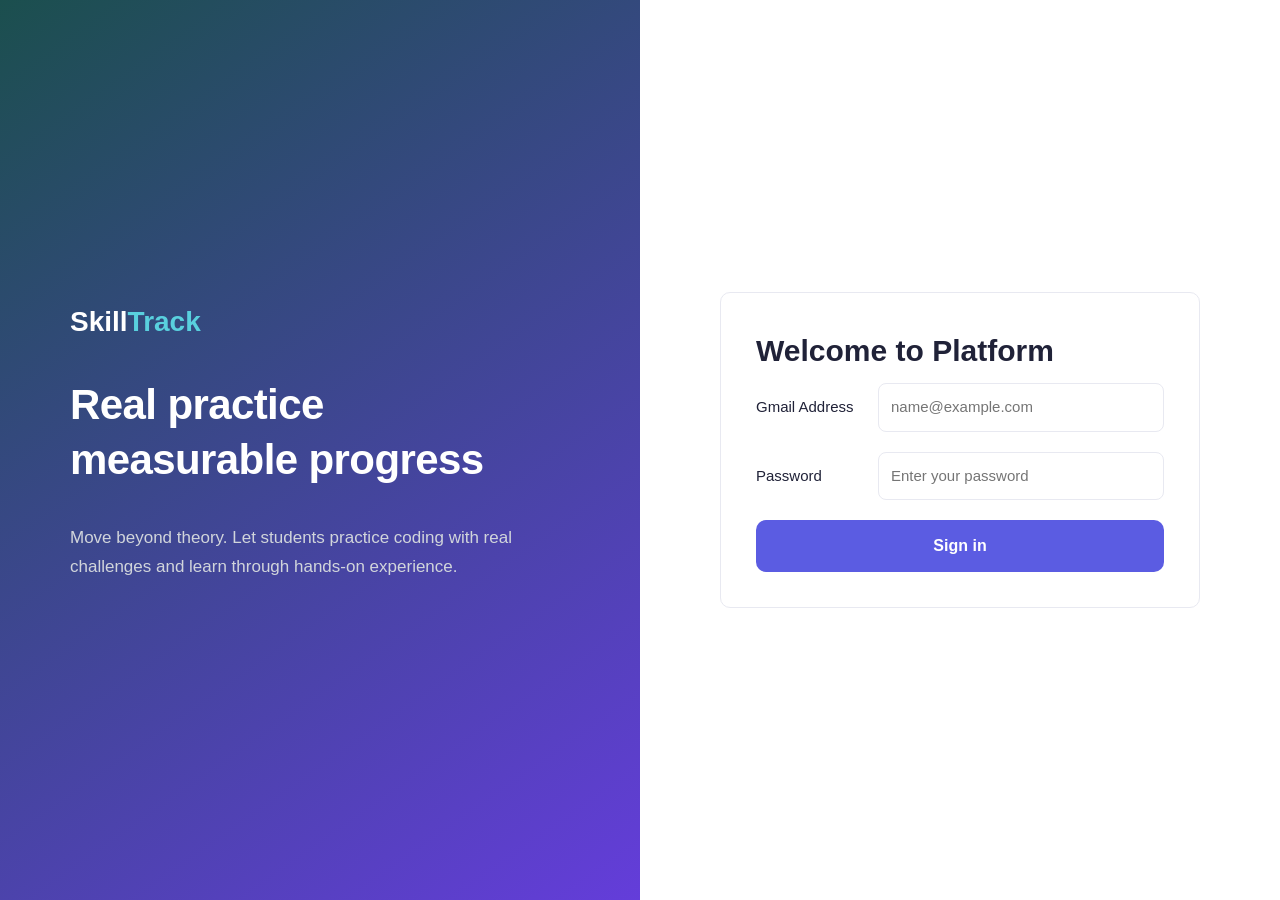
<file: index.html>
<!DOCTYPE html>
<html lang="en">
    <head>
        <meta charset="UTF-8"><meta name="viewport" content="width=device-width, initial-scale=1.0">
        <title>Login | SkillTrack</title>
        <link rel="stylesheet" href="../css/style.css">
        <link rel="stylesheet" href="../css/login.css">
        <link rel="stylesheet" href="../css/responsive.css"> 
    </head>
    <body>
    <main class="login-page">
    <section class="login-intro">
        <div class="login-brand">Skill<span>Track</span></div>
        <h1>Real practice <br> measurable progress</h1>
        <p>Move beyond theory. Let students practice coding with real challenges and learn through hands-on experience.</p>
    </section>
    <section class="login-form-wrap">
        <form class="login-card" action="#" method="get">
            <h2>Welcome to Platform</h2>
            <div class="field">
                <label for="email">Gmail Address</label>
                <input id="email" type="email" placeholder="name@example.com" required>
            </div>
            <div class="field">
                <label for="password">Password</label>
                <input id="password" type="password" placeholder="Enter your password" required>
            </div>
            <!--<div class="field">
                <label for="confirm password">confirm password</label>
                <input id="confirm password" type="password" placeholder="confirm your password" required></input>
            </div> 
            <div class="field" >
                <label for="login as">login as</label>
                <select id="cars" name="cars">
                    <option>student</option>
                    <option>Trainer</option>
                </select>
            </div>     
            <div class="field">
                <input type="checkbox"  id="age1" name="age" value="30"> 
                <label for="summa">0-10</label>
                <input type="checkbox"  id="age1" name="age" value="15"> 
                <label for="summa">10-20</label>
            </div>-->
                <button type="submit" style="width:100%">Sign in</button>
        </form>
    </section>
    </main>
</body>
</html>
</file>
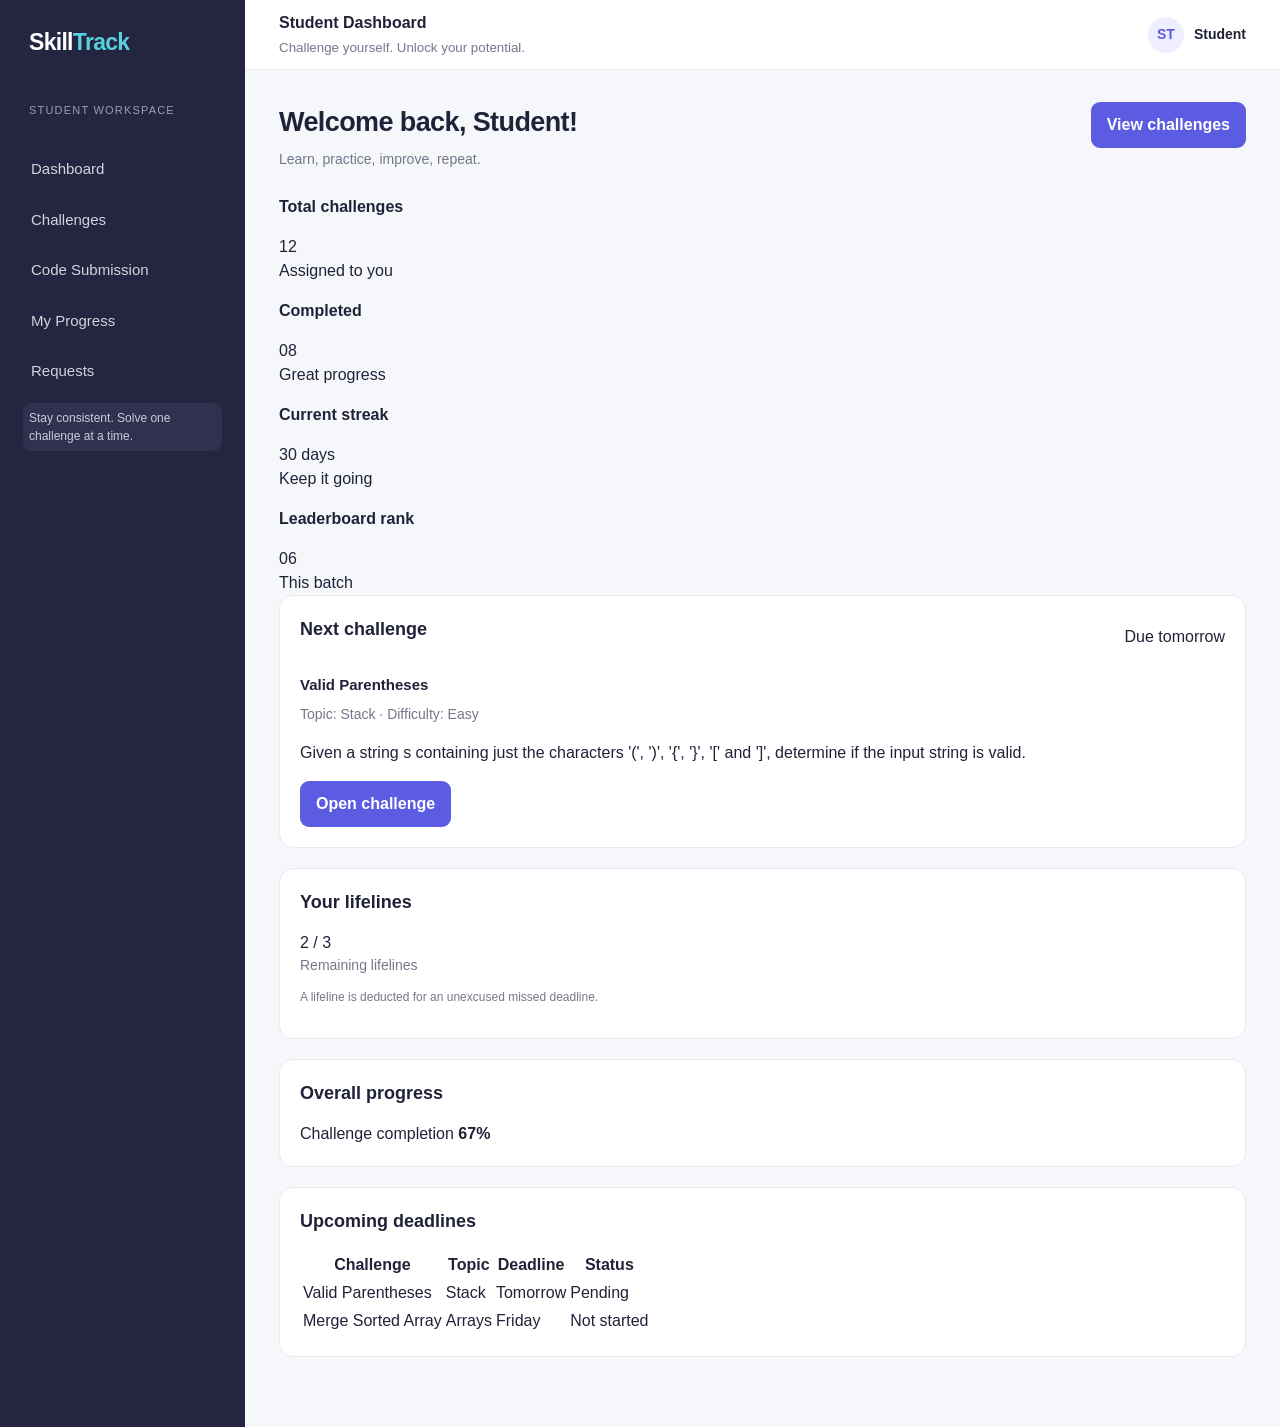
<file: student/dashboard.html>
<!DOCTYPE html>
<html lang="en">

<head>
    <meta charset="UTF-8">
    <meta name="viewport" content="width=device-width, initial-scale=1.0">
    <title>Student Dashboard | SkillTrack</title>
    <link rel="stylesheet" href="../css/style.css">
</head>

<body>
    <div class="app-shell">
        <div class="sidebar">
            <div class="brand">Skill<span>Track</span></div>

            <div class="side-label">Student workspace</div>

            <nav class="nav-links">
                <h3>Dashboard</h3>
                <h3>Challenges</h3>
                <h3>Code Submission</h3>
                <h3>My Progress</h3>
                <h3>Requests</h3>
            </nav>

            <div class="sidebar-note">
                Stay consistent. Solve one challenge at a time.
            </div>
        </div>

        <main class="main-area">
            <header class="topbar">
                <div>
                    <strong>Student Dashboard</strong>
                    <br>
                    <small>Challenge yourself. Unlock your potential.</small>
                </div>

                <div class="user-chip">
                    <div class="avatar">ST</div>
                    <span>Student</span>
                </div>
            </header>

            <section class="content">
                <div class="page-heading">
                    <div>
                        <h1>Welcome back, Student!</h1>
                        <p class="subtitle">
                            Learn, practice, improve, repeat.
                        </p>
                    </div>
                    <button>
                        View challenges
                    </button>
                </div>
                <div class="stats-grid">
                    <article class="stat-card">
                        <p><b>Total challenges</b></p>
                        <div class="stat-value">12</div>
                        <div class="stat-foot">Assigned to you</div>
                    </article>
                    <article class="stat-card">
                        <p><b>Completed</b></p>
                        <div class="stat-value">08</div>
                        <div class="stat-foot">Great progress</div>
                    </article>
                    <article class="stat-card">
                        <p><b>Current streak</b></p>
                        <div class="stat-value">30 days</div>
                        <div class="stat-foot">Keep it going</div>
                    </article>
                    <article class="stat-card">
                        <p><b>Leaderboard rank</b></p>
                        <div class="stat-value">06</div>
                        <div class="stat-foot">This batch</div>
                    </article>
                </div>
                <div class="content-grid">
                    <section class="panel">
                        <div class="panel-header">
                            <h2>Next challenge</h2>
                            <span class="status warning">Due tomorrow</span>
                        </div>
                        <h3>Valid Parentheses</h3>
                        <p class="subtitle">
                            Topic: Stack · Difficulty: Easy
                        </p>
                        <p>
                            Given a string s containing just the characters '(', ')', '{', '}', '[' and ']', determine if the input string is valid.
                        </p>
                        <button>
                            Open challenge
                        </button>
                    </section>
                    <section class="panel">
                        <h2>Your lifelines</h2>
                        <div class="stat-value">2 / 3</div>
                        <p class="subtitle">Remaining lifelines</p>
                        <div class="lifelines">
                            <span class="life"></span>
                            <span class="life"></span>
                            <span class="life used"></span>
                        </div>
                        <p class="helper">
                            A lifeline is deducted for an unexcused missed deadline.
                        </p>
                    </section>

                </div>

                <section class="panel">
                    <h2>Overall progress</h2>

                    <div class="progress-row">
                        <span>Challenge completion</span>
                        <strong>67%</strong>
                    </div>

                    <div class="progress-track">
                        <div class="progress-fill" style="width: 67%"></div>
                    </div>
                </section>
                <section class="panel">
                    <h2>Upcoming deadlines</h2>
                    <div class="table-wrap">
                        <table>
                            <thead>
                                <tr>
                                    <th>Challenge</th>
                                    <th>Topic</th>
                                    <th>Deadline</th>
                                    <th>Status</th>
                                </tr>
                            </thead>

                            <tbody>
                                <tr>
                                    <td>Valid Parentheses</td>
                                    <td>Stack</td>
                                    <td>Tomorrow</td>
                                    <td>
                                        <span class="status warning">Pending</span>
                                    </td>
                                </tr>

                                <tr>
                                    <td>Merge Sorted Array</td>
                                    <td>Arrays</td>
                                    <td>Friday</td>
                                    <td>
                                        <span class="status info">Not started</span>
                                    </td>
                                </tr>
                            </tbody>
                        </table>
                    </div>
                </section>

            </section>
        </main>
    </div>
</body>

</html>
</file>
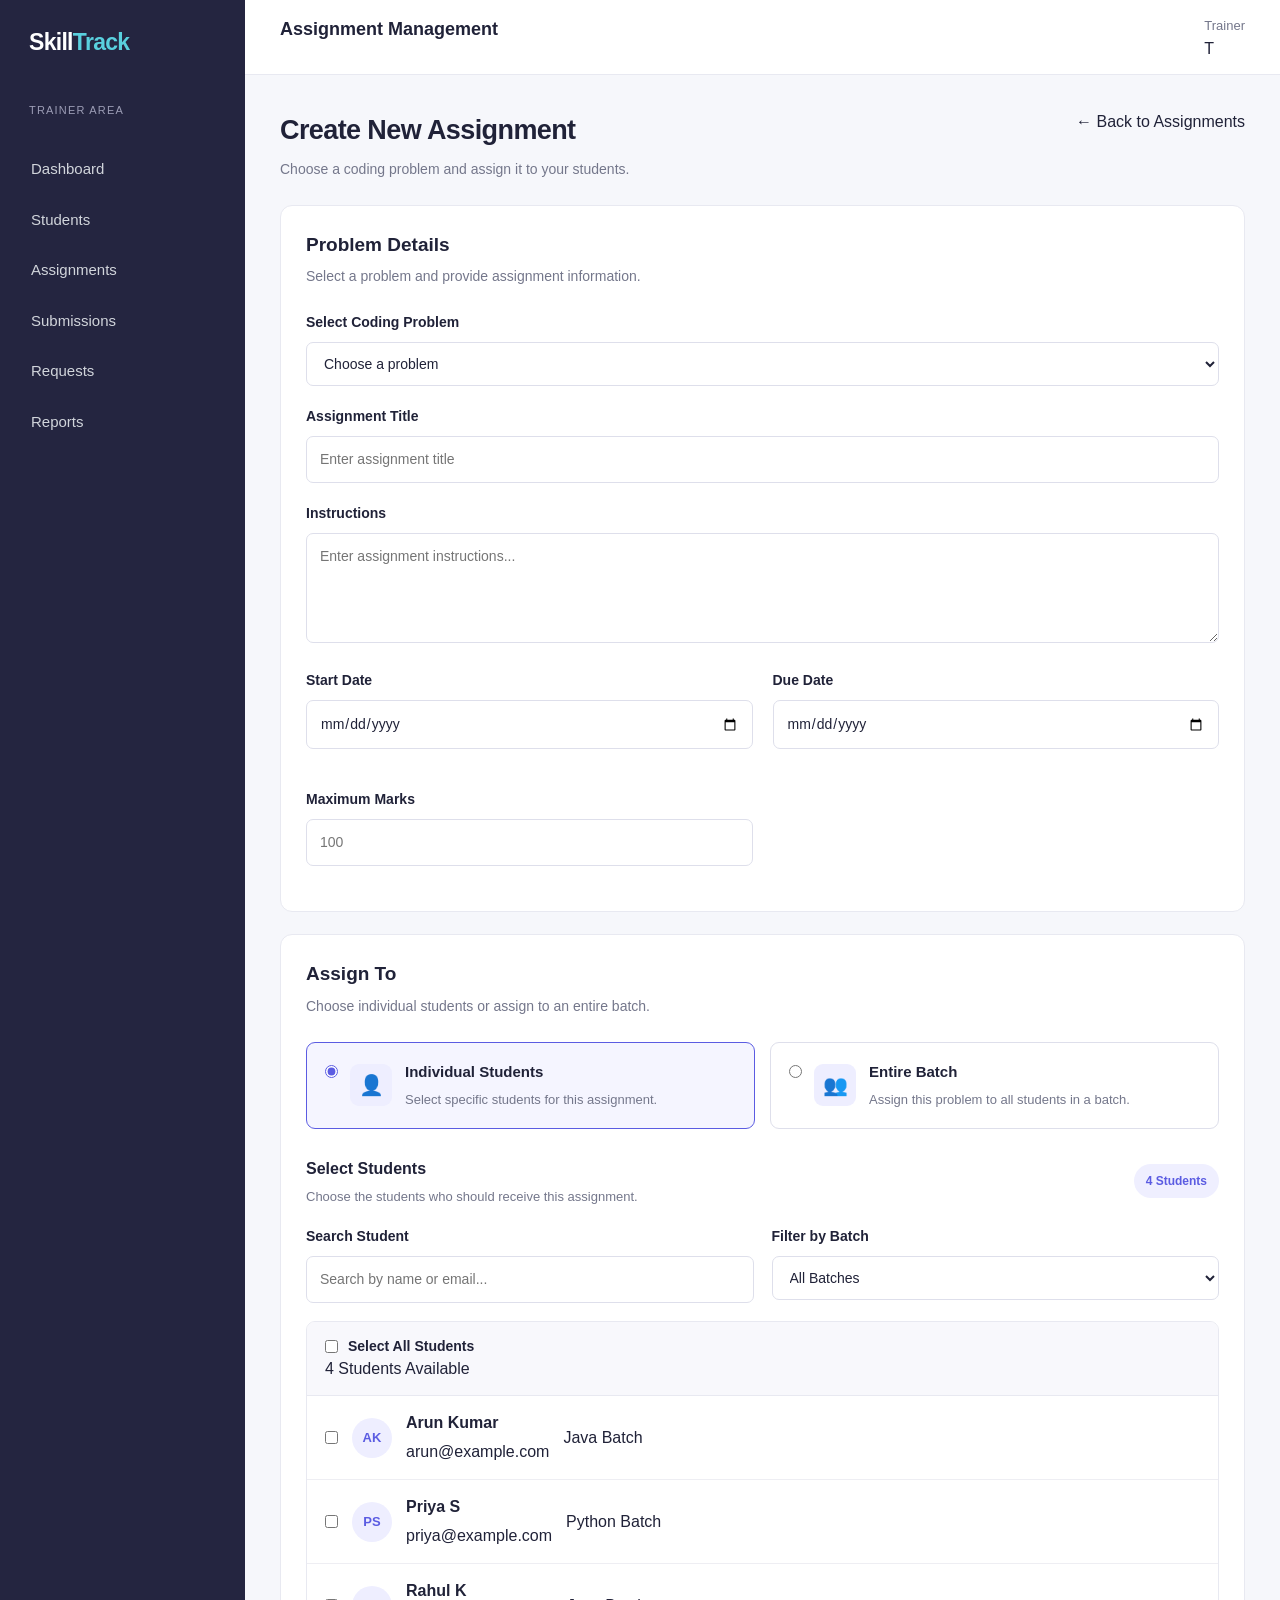
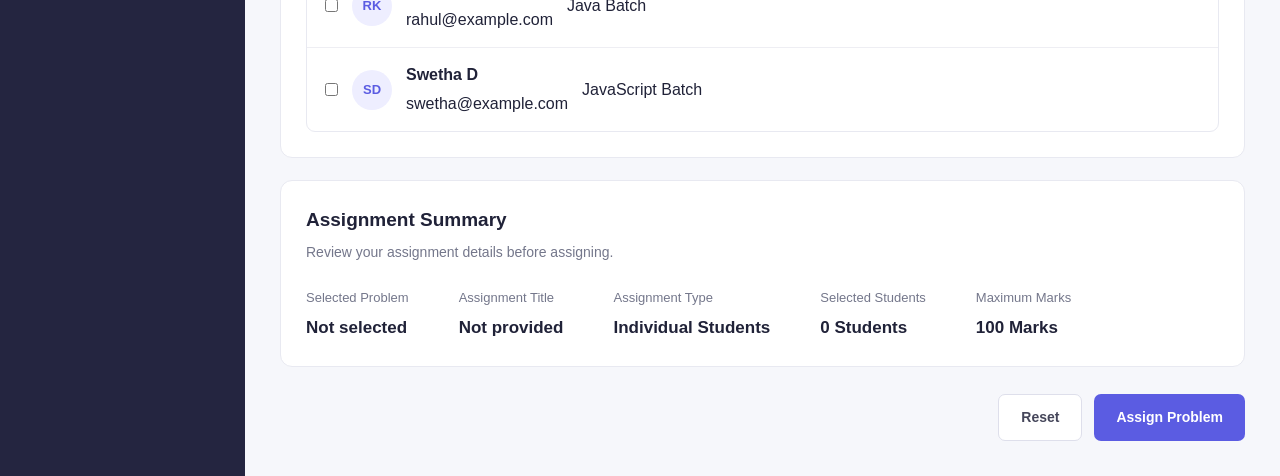
<file: trainer/assignments.html>
<!DOCTYPE html>
<html lang="en">
<head>
    <meta charset="UTF-8">
    <meta name="viewport" content="width=device-width, initial-scale=1.0">
    <title>Create Assignment | SkillTrack</title>

    <link rel="stylesheet" href="../css/style.css">
    <link rel="stylesheet" href="../css/assignment.css">
    <link rel="stylesheet" href="../css/responsive.css">
</head>

<body>

    <div class="app-shell">

        <!-- Sidebar -->
        <aside class="sidebar">

            <div class="brand">
                Skill<span>Track</span>
            </div>
            
            <div class="side-label">
                Trainer Area
            </div>

            <nav class="sidebar-nav">

                <nav class="nav-links">
                <h3>Dashboard</h3>
                <h3>Students</h3>
                <h3>Assignments</h3>
                <h3>Submissions</h3>
                <h3>Requests</h3>
                <h3>Reports</h3>
            </nav>            
        </aside>


        <!-- Main Content -->
        <main class="main-area">

            <!-- Topbar -->
            <header class="topbar">

                <div class="topbar-left">
                    <h2>Assignment Management</h2>
                </div>

                <div class="topbar-right">
                    <span class="trainer-name">Trainer</span>
                    <div class="profile-avatar">T</div>
                </div>

            </header>


            <!-- Page Content -->
            <div class="content">

                <!-- Page Heading -->
                <div class="page-heading">

                    <div>
                        <h1>Create New Assignment</h1>
                        <p>Choose a coding problem and assign it to your students.</p>
                    </div>

                    <a href="assignments.html" class="back-link">
                        ← Back to Assignments
                    </a>

                </div>


                <!-- Assignment Form -->
                <form class="assignment-form">


                    <!-- Section 1: Problem Details -->
                    <section class="form-card">

                        <div class="section-header">
                            <div>
                                <h2>Problem Details</h2>
                                <p>Select a problem and provide assignment information.</p>
                            </div>
                        </div>


                        <div class="form-group">

                            <label for="problem">Select Coding Problem</label>

                            <select id="problem" name="problem" required>
                                <option value="">Choose a problem</option>
                                <option value="two-sum">Two Sum</option>
                                <option value="reverse-string">Reverse a String</option>
                                <option value="palindrome">Palindrome Number</option>
                                <option value="fibonacci">Fibonacci Series</option>
                                <option value="prime-number">Prime Number Check</option>
                            </select>

                        </div>


                        <div class="form-group">

                            <label for="assignmentTitle">Assignment Title</label>

                            <input
                                type="text"
                                id="assignmentTitle"
                                name="assignmentTitle"
                                placeholder="Enter assignment title"
                                required
                            >

                        </div>


                        <div class="form-group">

                            <label for="instructions">Instructions</label>

                            <textarea
                                id="instructions"
                                name="instructions"
                                rows="4"
                                placeholder="Enter assignment instructions..."
                            ></textarea>

                        </div>


                        <div class="form-row">

                            <div class="form-group">

                                <label for="startDate">Start Date</label>

                                <input
                                    type="date"
                                    id="startDate"
                                    name="startDate"
                                    required
                                >

                            </div>


                            <div class="form-group">

                                <label for="dueDate">Due Date</label>

                                <input
                                    type="date"
                                    id="dueDate"
                                    name="dueDate"
                                    required
                                >

                            </div>


                            <div class="form-group">

                                <label for="marks">Maximum Marks</label>

                                <input
                                    type="number"
                                    id="marks"
                                    name="marks"
                                    min="1"
                                    placeholder="100"
                                    required
                                >

                            </div>

                        </div>

                    </section>



                    <!-- Section 2: Assign To -->
                    <section class="form-card">

                        <div class="section-header">
                            <div>
                                <h2>Assign To</h2>
                                <p>Choose individual students or assign to an entire batch.</p>
                            </div>
                        </div>


                        <!-- Assignment Type Selection -->
                        <div class="assignment-options">

                            <label class="option-card selected">

                                <input
                                    type="radio"
                                    name="assignmentType"
                                    value="individual"
                                    checked
                                >

                                <div class="option-content">

                                    <div class="option-icon">
                                        👤
                                    </div>

                                    <div>
                                        <h3>Individual Students</h3>
                                        <p>Select specific students for this assignment.</p>
                                    </div>

                                </div>

                            </label>


                            <label class="option-card">

                                <input
                                    type="radio"
                                    name="assignmentType"
                                    value="batch"
                                >

                                <div class="option-content">

                                    <div class="option-icon">
                                        👥
                                    </div>

                                    <div>
                                        <h3>Entire Batch</h3>
                                        <p>Assign this problem to all students in a batch.</p>
                                    </div>

                                </div>

                            </label>

                        </div>



                        <!-- Individual Student Selection -->
                        <div class="individual-section">

                            <div class="selection-heading">

                                <div>
                                    <h3>Select Students</h3>
                                    <p>Choose the students who should receive this assignment.</p>
                                </div>

                                <span class="student-count">
                                    4 Students
                                </span>

                            </div>


                            <!-- Student Filters -->
                            <div class="student-filters">

                                <div class="form-group">

                                    <label for="studentSearch">Search Student</label>

                                    <input
                                        type="search"
                                        id="studentSearch"
                                        name="studentSearch"
                                        placeholder="Search by name or email..."
                                    >

                                </div>


                                <div class="form-group">

                                    <label for="studentBatch">Filter by Batch</label>

                                    <select id="studentBatch" name="studentBatch">
                                        <option value="">All Batches</option>
                                        <option value="java">Java Batch</option>
                                        <option value="python">Python Batch</option>
                                        <option value="javascript">JavaScript Batch</option>
                                    </select>

                                </div>

                            </div>



                            <!-- Student List -->
                            <div class="student-list-container">

                                <div class="student-list-header">

                                    <label>
                                        <input
                                            type="checkbox"
                                            name="selectAll"
                                        >
                                        Select All Students
                                    </label>

                                    <span>4 Students Available</span>

                                </div>


                                <div class="student-list">


                                    <!-- Student 1 -->
                                    <label class="student-item">

                                        <input
                                            type="checkbox"
                                            name="selectedStudents"
                                            value="STU001"
                                        >

                                        <div class="student-avatar">
                                            AK
                                        </div>

                                        <div class="student-info">
                                            <h4>Arun Kumar</h4>
                                            <p>arun@example.com</p>
                                        </div>

                                        <span class="student-batch">
                                            Java Batch
                                        </span>

                                    </label>



                                    <!-- Student 2 -->
                                    <label class="student-item">

                                        <input
                                            type="checkbox"
                                            name="selectedStudents"
                                            value="STU002"
                                        >

                                        <div class="student-avatar">
                                            PS
                                        </div>

                                        <div class="student-info">
                                            <h4>Priya S</h4>
                                            <p>priya@example.com</p>
                                        </div>

                                        <span class="student-batch">
                                            Python Batch
                                        </span>

                                    </label>



                                    <!-- Student 3 -->
                                    <label class="student-item">

                                        <input
                                            type="checkbox"
                                            name="selectedStudents"
                                            value="STU003"
                                        >

                                        <div class="student-avatar">
                                            RK
                                        </div>

                                        <div class="student-info">
                                            <h4>Rahul K</h4>
                                            <p>rahul@example.com</p>
                                        </div>

                                        <span class="student-batch">
                                            Java Batch
                                        </span>

                                    </label>



                                    <!-- Student 4 -->
                                    <label class="student-item">

                                        <input
                                            type="checkbox"
                                            name="selectedStudents"
                                            value="STU004"
                                        >

                                        <div class="student-avatar">
                                            SD
                                        </div>

                                        <div class="student-info">
                                            <h4>Swetha D</h4>
                                            <p>swetha@example.com</p>
                                        </div>

                                        <span class="student-batch">
                                            JavaScript Batch
                                        </span>

                                    </label>

                                </div>

                            </div>

                        </div>



                        <!-- Entire Batch Selection -->
                        <div class="batch-section hidden">

                            <div class="selection-heading">

                                <div>
                                    <h3>Select a Batch</h3>
                                    <p>All students in the selected batch will receive this assignment.</p>
                                </div>

                            </div>


                            <div class="batch-grid">


                                <!-- Java Batch -->
                                <label class="batch-card">

                                    <input
                                        type="radio"
                                        name="selectedBatch"
                                        value="java"
                                    >

                                    <div class="batch-card-content">

                                        <div class="option-icon">
                                            ☕
                                        </div>

                                        <div class="batch-info">
                                            <h3>Java Batch</h3>
                                            <p>Beginner Java Programming</p>
                                            <span>25 Students</span>
                                        </div>

                                    </div>

                                </label>



                                <!-- Python Batch -->
                                <label class="batch-card">

                                    <input
                                        type="radio"
                                        name="selectedBatch"
                                        value="python"
                                    >

                                    <div class="batch-card-content">

                                        <div class="option-icon">
                                            🐍
                                        </div>

                                        <div class="batch-info">
                                            <h3>Python Batch</h3>
                                            <p>Python Programming</p>
                                            <span>20 Students</span>
                                        </div>

                                    </div>

                                </label>



                                <!-- JavaScript Batch -->
                                <label class="batch-card">

                                    <input
                                        type="radio"
                                        name="selectedBatch"
                                        value="javascript"
                                    >

                                    <div class="batch-card-content">

                                        <div class="option-icon">
                                            🌐
                                        </div>

                                        <div class="batch-info">
                                            <h3>JavaScript Batch</h3>
                                            <p>Web Development</p>
                                            <span>18 Students</span>
                                        </div>

                                    </div>

                                </label>

                            </div>

                        </div>

                    </section>



                    <!-- Section 3: Assignment Summary -->
                    <section class="form-card">

                        <div class="section-header">
                            <div>
                                <h2>Assignment Summary</h2>
                                <p>Review your assignment details before assigning.</p>
                            </div>
                        </div>


                        <div class="summary-content">

                            <div class="summary-item">
                                <span>Selected Problem</span>
                                <strong>Not selected</strong>
                            </div>

                            <div class="summary-item">
                                <span>Assignment Title</span>
                                <strong>Not provided</strong>
                            </div>

                            <div class="summary-item">
                                <span>Assignment Type</span>
                                <strong>Individual Students</strong>
                            </div>

                            <div class="summary-item">
                                <span>Selected Students</span>
                                <strong>0 Students</strong>
                            </div>

                            <div class="summary-item">
                                <span>Maximum Marks</span>
                                <strong>100 Marks</strong>
                            </div>

                        </div>

                    </section>



                    <!-- Form Actions -->
                    <div class="form-actions">

                        <button type="reset" class="btn btn-secondary">
                            Reset
                        </button>

                        <button type="submit" class="btn btn-primary">
                            Assign Problem
                        </button>

                    </div>


                </form>

            </div>

        </main>

    </div>

</body>
</html>
</file>
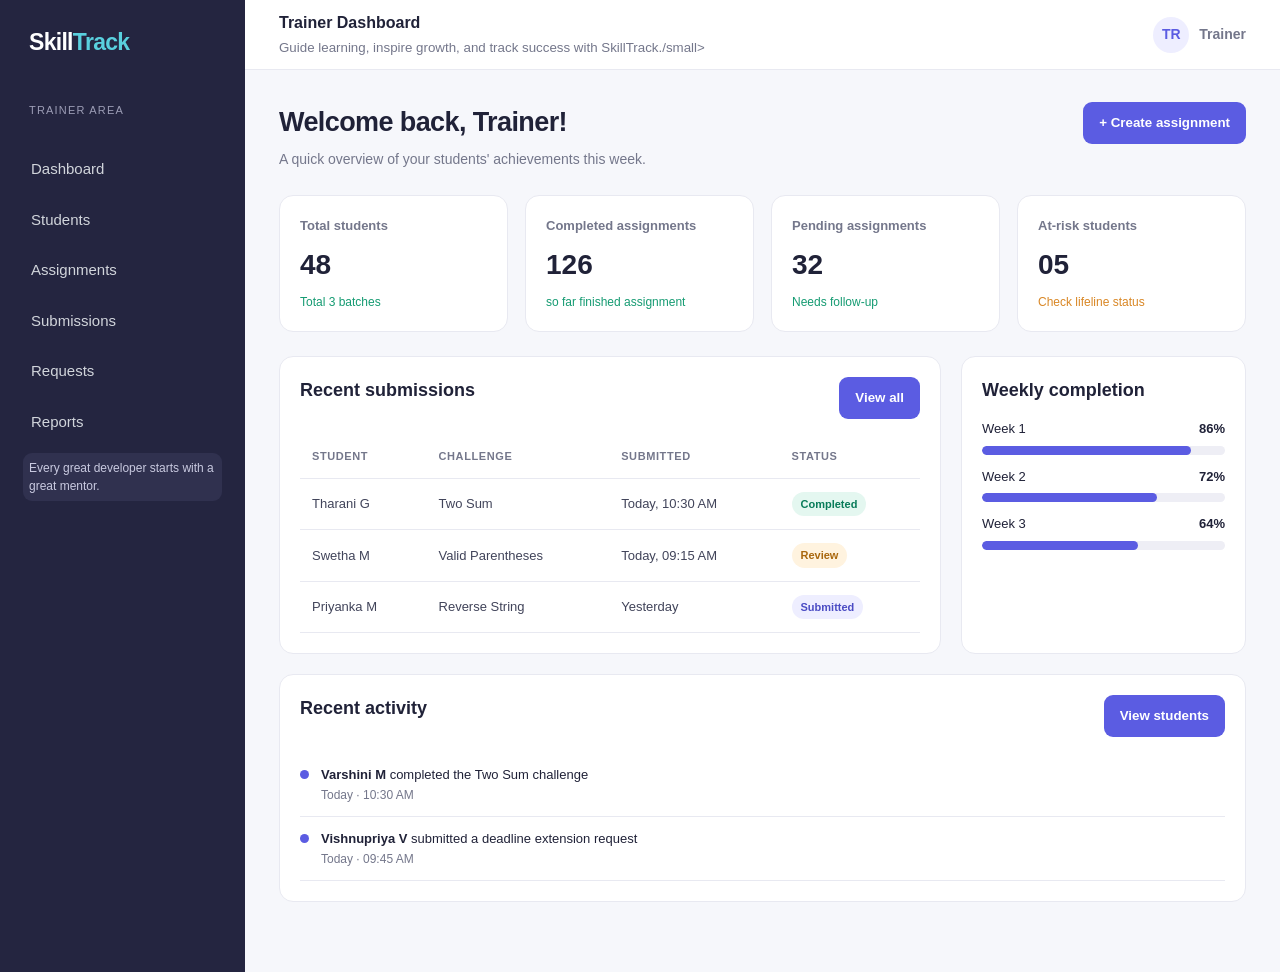
<file: trainer/dashboard.html>
<!DOCTYPE html>
<html lang="en">
<head>
    <meta charset="UTF-8">
    <meta name="viewport" content="width=device-width, initial-scale=1.0">
    <title>Trainer Dashboard | SkillTrack</title>
    <link rel="stylesheet" href="../css/style.css">
    <link rel="stylesheet" href="../css/dashboard.css">
    <link rel="stylesheet" href="../css/responsive.css">
</head>
<body>
    <div class="app-shell">
        <div class="sidebar">
            <div class="brand">
                Skill<span>Track</span>
            </div>
            <div class="side-label">
                Trainer Area
            </div>
            <nav class="nav-links">
                <h3>Dashboard</h3>
                <h3>Students</h3>
                <h3>Assignments</h3>
                <h3>Submissions</h3>
                <h3>Requests</h3>
                <h3>Reports</h3>
            </nav>
            <div class="sidebar-note">
                Every great developer starts with a great mentor.
            </div>
        </div>

        <main class="main-area">
            <header class="topbar">
                <div>
                    <strong>Trainer Dashboard</strong>
                    <br>
                    <small>Guide learning, inspire growth, and track success with SkillTrack./small>
                </div>
                <div class="user-chip">
                    <div class="avatar">TR</div>
                    <span>Trainer</span>
                </div>
            </header>

            <section class="content">
                <div class="page-heading">
                    <div>
                        <h1>Welcome back, Trainer!</h1>
                        <p class="subtitle">
                           A quick overview of your students' achievements this week.
                        </p>
                    </div>
                    <button>+ Create assignment</button>
                </div>
                <div class="stats-grid">
                    <article class="stat-card">
                        <p><b>Total students</b></p>
                        <div class="stat-value">48</div>
                        <div class="stat-foot">Total 3 batches</div>
                    </article>
                    <article class="stat-card">
                        <p><b>Completed assignments</b></p>
                        <div class="stat-value">126</div>
                        <div class="stat-foot">so far finished assignment</div>
                    </article>
                    <article class="stat-card">
                        <p><b>Pending assignments</b></p>
                        <div class="stat-value">32</div>
                        <div class="stat-foot">Needs follow-up</div>
                    </article>
                    <article class="stat-card">
                        <p><b>At-risk students</b></p>
                        <div class="stat-value">05</div>
                        <div class="stat-foot" style="color: var(--orange);">
                            Check lifeline status
                        </div>
                    </article>
                </div>
                <div class="content-grid">
                    <section class="panel">
                        <div class="panel-header">
                            <h2>Recent submissions</h2>
                            <button>View all</button>
                        </div>
                        <div class="table-wrap">
                            <table>
                                <thead>
                                    <tr>
                                        <th>Student</th>
                                        <th>Challenge</th>
                                        <th>Submitted</th>
                                        <th>Status</th>
                                    </tr>
                                </thead>
                                <tbody>
                                    <tr>
                                        <td>Tharani G</td>
                                        <td>Two Sum</td>
                                        <td>Today, 10:30 AM</td>
                                        <td>
                                            <span class="status success">
                                                Completed
                                            </span>
                                        </td>
                                    </tr>
                                    <tr>
                                        <td>Swetha M</td>
                                        <td>Valid Parentheses</td>
                                        <td>Today, 09:15 AM</td>
                                        <td>
                                            <span class="status warning">
                                                Review
                                            </span>
                                        </td>
                                    </tr>
                                    <tr>
                                        <td>Priyanka M</td>
                                        <td>Reverse String</td>
                                        <td>Yesterday</td>
                                        <td>
                                            <span class="status info">
                                                Submitted
                                            </span>
                                        </td>
                                    </tr>
                                </tbody>
                            </table>
                        </div>
                    </section>
                    <section class="panel">
                        <h2>Weekly completion</h2>
                        <div class="progress-row">
                            <span>Week 1</span>
                            <strong>86%</strong>
                        </div>
                        <div class="progress-track">
                            <div class="progress-fill" style="width: 86%;"></div>
                        </div>
                        <div class="progress-row">
                            <span>Week 2</span>
                            <strong>72%</strong>
                        </div>
                        <div class="progress-track">
                            <div class="progress-fill" style="width: 72%;"></div>
                        </div>
                        <div class="progress-row">
                            <span>Week 3</span>
                            <strong>64%</strong>
                        </div>
                        <div class="progress-track">
                            <div class="progress-fill" style="width: 64%;"></div>
                        </div>
                    </section>
                </div>
                <section class="panel">
                    <div class="panel-header">
                        <h2>Recent activity</h2>
                        <button>View students</button>
                    </div>
                    <div class="activity-item">
                        <span class="activity-dot"></span>
                        <div>
                            <strong>Varshini M</strong>
                            completed the Two Sum challenge
                            <br>
                            <span class="helper">
                                Today · 10:30 AM
                            </span>
                        </div>
                    </div>
                    <div class="activity-item">
                        <span class="activity-dot"></span>
                        <div>
                            <strong>Vishnupriya V</strong>
                            submitted a deadline extension request
                            <br>
                            <span class="helper">
                                Today · 09:45 AM
                            </span>
                        </div>
                    </div>
                </section>
            </section>
        </main>
    </div>
</body>
</html>
</file>
<file: css/style.css>
/* Root Variables */
:root {
    --primary: #5b5ce2;
    --primary-dark: #4546c8;

    --ink: #202238;
    --muted: #74778b;

    --line: #e8e9f1;
    --surface: #ffffff;
    --background: #f6f7fb;

    --green: #159b72;
    --orange: #d98725;
    --red: #d84d5b;

    --sidebar: #242540;
}

/* Reset */
* {
    box-sizing: border-box;
}

body {
    margin: 0;
    font-family: Arial, Helvetica, sans-serif;
    color: var(--ink);
    background: var(--background);
    line-height: 1.5;
}

a {
    color: var(--ink);
    text-decoration: none;
}

button,
input,
select,
textarea {
    font: inherit;
}

/* Buttons */
button,
.button {
    display: inline-block;
    border: 0;
    border-radius: 9px;
    padding: 11px 16px;
    background: var(--primary);
    color: white;
    cursor: pointer;
    font-weight: 700;
}

button:hover,
.button:hover {
    background: var(--primary-dark);
}

/* Headings and Text */
h1 {
    margin: 0 0 6px;
    font-size: 27px;
    letter-spacing: -.6px;
}

h2 {
    margin: 0 0 15px;
    font-size: 18px;
}

h3 {
    margin: 0 0 8px;
    font-size: 15px;
}

.subtitle {
    color: var(--muted);
    margin: 0;
    font-size: 14px;
}

.helper {
    color: var(--muted);
    font-size: 12px;
}

/* Main Layout */
.app-shell {
    min-height: 100vh;
    display: flex;
}

.main-area {
    flex: 1;
    min-width: 0;
}

/* Sidebar */
.sidebar {
    width: 245px;
    background: var(--sidebar);
    color: #fff;
    padding: 25px 17px;
}

.brand {
    font-size: 23px;
    font-weight: 800;
    letter-spacing: -.7px;
    padding: 0 12px 30px;
}

.brand span {
    color: #59d0de;
}

.side-label {
    color: #9c9db5;
    font-size: 11px;
    text-transform: uppercase;
    letter-spacing: 1.2px;
    padding: 12px;
}

/* Sidebar Navigation */
.nav-links {
    display: flex;
    flex-direction: column;
    gap: 8px;
    margin-top: 18px;
}

.nav-links h3 {
    font-size: 15px;
    font-weight: 500;
    color: #d1d5db;
    margin: 0;
    padding: 10px 14px;
    border-radius: 10px;
    cursor: default;
}

/* Sidebar Note */
.sidebar-note {
    margin: 10px 6px 0;
    padding: 6px;
    border-radius: 9px;
    background: #30314f;
    color: #c9cae0;
    font-size: 12px;
}

/* Top Navigation */
.topbar {
    height: 70px;
    background: white;
    border-bottom: 1px solid var(--line);
    display: flex;
    align-items: center;
    justify-content: space-between;
    padding: 0 34px;
}

.topbar small {
    color: var(--muted);
}

/* User Profile */
.user-chip {
    display: flex;
    align-items: center;
    gap: 10px;
    font-size: 14px;
    font-weight: 700;
}

.avatar {
    width: 36px;
    height: 36px;
    border-radius: 50%;
    display: grid;
    place-items: center;
    background: #eeeeff;
    color: var(--primary);
    font-weight: 800;
}

/* Page Content */
.content {
    max-width: 1250px;
    padding: 32px 34px 50px;
    margin: auto;
}

.page-heading {
    display: flex;
    align-items: flex-start;
    justify-content: space-between;
    gap: 18px;
    margin-bottom: 25px;
}

/* Common Panels and Cards */
.panel,
.form-card {
    background: var(--surface);
    border: 1px solid var(--line);
    border-radius: 14px;
    padding: 20px;
}

.panel {
    margin-bottom: 20px;
}

.panel-header {
    display: flex;
    justify-content: space-between;
    align-items: center;
    gap: 12px;
    margin-bottom: 16px;
}

/* Common Activity */
.activity-item {
    display: flex;
    gap: 12px;
    padding: 12px 0;
    border-bottom: 1px solid var(--line);
    font-size: 13px;
}

.activity-dot {
    width: 9px;
    height: 9px;
    background: var(--primary);
    border-radius: 50%;
    margin-top: 5px;
    flex-shrink: 0;
}
</file>
<file: css/login.css>
/* Login Page */
.login-page {
    min-height: 100vh;
    display: grid;
    grid-template-columns: 1fr 1fr;
    align-items: stretch;
}

/* Login Introduction */
.login-intro {
    background: linear-gradient(145deg, #1b4f4e, #643dda);
    padding: 70px;
    display: flex;
    flex-direction: column;
    justify-content: center;
}

.login-brand {
    font-size: 28px;
    font-weight: 700;
    color: white;
    margin-bottom: 35px;
}

.login-brand span {
    color: #59d0de;
}

.login-intro h1 {
    font-size: 42px;
    line-height: 1.3;
    color: white;
    margin-bottom: 20px;
}

.login-intro p {
    font-size: 17px;
    line-height: 1.7;
    color: #d1d5db;
}

/* Login Form */
.login-form-wrap {
    display: flex;
    justify-content: center;
    align-items: center;
    padding: 40px;
    background: white;
}

.login-card {
    width: 100%;
    max-width: 480px;
    padding: 35px;
    background: var(--surface);
    border: 1px solid var(--line);
    border-radius: 10px;
}

.login-card h2 {
    font-size: 30px;
    color: var(--ink);
    margin: 0 0 10px;
}

.login-card .subtitle {
    color: var(--muted);
    margin-bottom: 30px;
}

/* Form Fields */
.field {
    display: grid;
    grid-template-columns: 110px 1fr;
    align-items: center;
    gap: 12px;
    margin-bottom: 20px;
}

.field label {
    font-size: 15px;
    color: var(--ink);
}

.field input,
.field select {
    width: 100%;
    padding: 12px;
    border: 1px solid var(--line);
    border-radius: 8px;
    font-size: 15px;
}

/* Login Button */
.login-card button {
    width: 100%;
    padding: 14px;
    background: var(--primary);
    color: white;
    border: none;
    border-radius: 10px;
    font-size: 16px;
    font-weight: 600;
    cursor: pointer;
}

.login-card button:hover {
    background: var(--primary-dark);
}
</file>
<file: css/responsive.css>
/* Tablet and Mobile */
@media (max-width: 924px) {
    .sidebar {
        display: none;
    }

    .main-area {
        width: 100%;
    }

    .content {
        padding: 20px 15px;
    }

    .stats-grid {
        grid-template-columns: repeat(2, minmax(0, 1fr));
    }

    .dashboard-header {
        flex-direction: column;
        align-items: flex-start;
        gap: 15px;
    }
}

/* Mobile */
@media (max-width: 768px) {
    .login-page {
        grid-template-columns: 1fr;
    }

    .login-intro {
        padding: 35px 20px;
    }

    .login-intro h1 {
        font-size: 32px;
    }

    .login-form-wrap {
        padding: 20px;
    }

    .login-card {
        max-width: 100%;
        padding: 25px;
    }

    .stats-grid {
        grid-template-columns: 1fr;
    }

    .content-grid {
        grid-template-columns: 1fr;
    }

    .page-heading {
        flex-direction: column;
        align-items: flex-start;
    }

    .topbar {
        padding: 0 15px;
    }

    .student-selection {
        padding: 16px;
    }

    .student-list-header {
        gap: 10px;
        flex-wrap: wrap;
    }

    .field {
        grid-template-columns: 1fr;
    }
}
</file>
<file: css/assignment.css>
/* ==============================
   GENERAL STYLES
============================== */

* {
    margin: 0;
    padding: 0;
    box-sizing: border-box;
}

body {
    font-family: Arial, sans-serif;
    background: #f6f7fb;
    color: #202238;
}

.app-shell {
    display: flex;
    min-height: 100vh;
}


/* ==============================
   SIDEBAR
============================== */

.sidebar {
    width: 245px;
    background: var(--sidebar);
    color: #fff;
    padding: 25px 17px;
}

.brand {
    font-size: 23px;
    font-weight: 800;
    letter-spacing: -.7px;
    padding: 0 12px 30px;
}

.brand span {
    color: #59d0de;
}

.side-label {
    color: #9c9db5;
    font-size: 11px;
    text-transform: uppercase;
    letter-spacing: 1.2px;
    padding: 12px;
}

.nav-links {
    display: flex;
    flex-direction: column;
    gap: 8px;
}

.nav-links a {
    text-decoration: none;
    color: #c4c5d8;
    padding: 13px;
    border-radius: 7px;
    font-size: 14px;
}

.nav-links a:hover,
.nav-links a.active {
    background: #44456c;
    color: white;
}


/* ==============================
   MAIN AREA
============================== */

.main-area {
    flex: 1;
    min-width: 0;
}

.topbar {
    height: 75px;
    background: white;
    border-bottom: 1px solid #e8e9f1;
    display: flex;
    justify-content: space-between;
    align-items: center;
    padding: 0 35px;
}

.topbar span {
    color: #74778b;
    font-size: 13px;
}

.user-chip {
    display: flex;
    align-items: center;
    gap: 10px;
    font-size: 14px;
}

.avatar {
    width: 36px;
    height: 36px;
    background: #e9e9ff;
    color: #5b5ce2;
    border-radius: 50%;
    display: grid;
    place-items: center;
    font-weight: bold;
}


/* ==============================
   CONTENT
============================== */

.content {
    max-width: 1100px;
    margin: auto;
    padding: 35px;
}

.page-heading {
    margin-bottom: 25px;
}

.page-heading h1 {
    font-size: 27px;
    margin-bottom: 8px;
}

.page-heading p {
    color: #74778b;
    font-size: 14px;
}


/* ==============================
   FORM CARDS
============================== */

.assignment-form {
    display: flex;
    flex-direction: column;
    gap: 22px;
}

.form-card {
    background: white;
    border: 1px solid #e8e9f1;
    border-radius: 12px;
    padding: 25px;
}

.section-header {
    margin-bottom: 25px;
}

.section-header h2 {
    font-size: 19px;
    margin-bottom: 7px;
}

.section-header p {
    color: #74778b;
    font-size: 14px;
}


/* ==============================
   FORM ELEMENTS
============================== */

.form-group {
    margin-bottom: 20px;
}

.form-group label {
    display: block;
    font-size: 14px;
    font-weight: 600;
    margin-bottom: 9px;
}

.form-group input,
.form-group select,
.form-group textarea {
    width: 100%;
    padding: 12px 13px;
    border: 1px solid #dedfeb;
    border-radius: 7px;
    font-size: 14px;
    font-family: inherit;
    outline: none;
    background: white;
    color: #202238;
}

.form-group input:focus,
.form-group select:focus,
.form-group textarea:focus {
    border-color: #5b5ce2;
}

.form-group textarea {
    resize: vertical;
}

.form-row {
    display: grid;
    grid-template-columns: 1fr 1fr;
    gap: 20px;
}


/* ==============================
   ASSIGNMENT TYPE OPTIONS
============================== */

.assignment-options {
    display: grid;
    grid-template-columns: 1fr 1fr;
    gap: 15px;
    margin-bottom: 28px;
}

.option-card {
    display: flex;
    align-items: flex-start;
    gap: 12px;
    border: 1px solid #dedfeb;
    padding: 18px;
    border-radius: 9px;
    cursor: pointer;
    transition: 0.2s;
}

.option-card input {
    width: auto;
    margin-top: 4px;
    accent-color: #5b5ce2;
    flex-shrink: 0;
}

.option-card:hover {
    border-color: #5b5ce2;
}

.option-card.selected {
    border-color: #5b5ce2;
    background: #f5f5ff;
}

.option-content {
    display: flex;
    align-items: center;
    gap: 13px;
}

.option-icon {
    width: 42px;
    height: 42px;
    background: #eeeeff;
    color: #5b5ce2;
    border-radius: 9px;
    display: grid;
    place-items: center;
    font-size: 20px;
    flex-shrink: 0;
}

.option-content h3 {
    font-size: 15px;
    margin-bottom: 7px;
}

.option-content p {
    font-size: 13px;
    color: #74778b;
    line-height: 1.5;
}


/* ==============================
   INDIVIDUAL STUDENT SECTION
============================== */

.individual-section {
    width: 100%;
}

.selection-heading {
    display: flex;
    justify-content: space-between;
    align-items: center;
    gap: 15px;
    margin-bottom: 20px;
}

.selection-heading h3 {
    font-size: 16px;
    margin-bottom: 6px;
}

.selection-heading p {
    color: #74778b;
    font-size: 13px;
    line-height: 1.5;
}


/* Student Count */

.student-count {
    background: #efefff;
    color: #5b5ce2;
    padding: 8px 12px;
    border-radius: 20px;
    font-size: 12px;
    font-weight: bold;
    white-space: nowrap;
}


/* Student Search and Filter */

.student-filters {
    display: grid;
    grid-template-columns: 1fr 1fr;
    gap: 18px;
}

.student-filters .form-group {
    margin-bottom: 18px;
}


/* Student List Container */

.student-list-container {
    border: 1px solid #e8e9f1;
    border-radius: 9px;
    overflow: hidden;
}

.student-list-header {
    padding: 14px 18px;
    background: #f8f8fc;
    border-bottom: 1px solid #e8e9f1;
}

.student-list-header label {
    font-size: 14px;
    font-weight: 600;
    display: flex;
    align-items: center;
    gap: 10px;
    cursor: pointer;
}

.student-list-header input,
.student-item input {
    width: auto;
    accent-color: #5b5ce2;
    cursor: pointer;
}


/* Student Items */

.student-item {
    display: flex;
    align-items: center;
    gap: 14px;
    padding: 15px 18px;
    border-bottom: 1px solid #eeeeF3;
    cursor: pointer;
    transition: 0.2s;
}

.student-item:last-child {
    border-bottom: none;
}

.student-item:hover {
    background: #fafaff;
}

.student-avatar {
    width: 40px;
    height: 40px;
    border-radius: 50%;
    background: #eeeeff;
    color: #5b5ce2;
    display: grid;
    place-items: center;
    font-size: 13px;
    font-weight: bold;
    flex-shrink: 0;
}

.student-info {
    display: flex;
    flex-direction: column;
    gap: 5px;
}

.student-info strong {
    font-size: 14px;
}

.student-info small {
    font-size: 12px;
    color: #74778b;
}

.empty-message {
    padding: 25px;
    text-align: center;
    color: #74778b;
    font-size: 13px;
}


/* ==============================
   ENTIRE BATCH SECTION
============================== */

.batch-section {
    width: 100%;
}

.batch-grid {
    display: grid;
    grid-template-columns: repeat(2, 1fr);
    gap: 16px;
}


/* Batch Cards */

.batch-card {
    display: flex;
    align-items: flex-start;
    gap: 12px;
    padding: 20px;
    border: 1px solid #e8e9f1;
    border-radius: 10px;
    cursor: pointer;
    transition: 0.2s;
}

.batch-card:hover {
    border-color: #5b5ce2;
    background: #fafaff;
}

.batch-card input {
    width: auto;
    margin-top: 4px;
    accent-color: #5b5ce2;
    flex-shrink: 0;
}

.batch-card:has(input:checked) {
    border: 2px solid #5b5ce2;
    background: #f5f5ff;
    padding: 19px;
}

.batch-card-content h3 {
    font-size: 15px;
    margin-bottom: 7px;
}

.batch-card-content p {
    font-size: 13px;
    color: #74778b;
    margin-bottom: 12px;
}

.batch-card-content span {
    font-size: 12px;
    color: #5b5ce2;
    font-weight: bold;
}


/* Batch Information */

.batch-info {
    margin-top: 18px;
    padding: 18px;
    background: #f5f5ff;
    border: 1px solid #e3e3ff;
    border-radius: 8px;
    color: #4546c8;
    font-size: 14px;
}


/* ==============================
   ASSIGNMENT SUMMARY
============================== */

.summary-content {
    display: flex;
    gap: 50px;
    flex-wrap: wrap;
}

.summary-content div {
    display: flex;
    flex-direction: column;
    gap: 8px;
}

.summary-content span {
    font-size: 13px;
    color: #74778b;
}

.summary-content strong {
    font-size: 17px;
}


/* ==============================
   FORM ACTIONS
============================== */

.form-actions {
    display: flex;
    justify-content: flex-end;
    gap: 12px;
    margin-top: 5px;
}

button {
    padding: 12px 22px;
    border: none;
    border-radius: 7px;
    font-size: 14px;
    font-weight: 600;
    cursor: pointer;
}

.btn-primary {
    background: #5b5ce2;
    color: white;
}

.btn-primary:hover {
    background: #4546c8;
}

.btn-secondary {
    background: white;
    color: #45465a;
    border: 1px solid #dedfeb;
}


/* ==============================
   SUCCESS MESSAGE
============================== */

.success-message {
    margin-top: 20px;
    padding: 15px;
    background: #e8f8f1;
    border: 1px solid #b8ead5;
    border-radius: 8px;
    color: #137c58;
    font-size: 14px;
}


/* ==============================
   HIDDEN SECTION
============================== */

.hidden {
    display: none !important;
}


/* ==============================
   RESPONSIVE DESIGN
============================== */

@media (max-width: 768px) {

    .sidebar {
        display: none;
    }

    .content {
        padding: 20px;
    }

    .topbar {
        padding: 0 20px;
    }

    .assignment-options,
    .form-row,
    .student-filters,
    .batch-grid {
        grid-template-columns: 1fr;
    }

    .summary-content {
        gap: 25px;
    }

}

@media (max-width: 480px) {

    .form-card {
        padding: 17px;
    }

    .page-heading h1 {
        font-size: 22px;
    }

    .selection-heading {
        align-items: flex-start;
        flex-direction: column;
    }

    .form-actions {
        flex-direction: column-reverse;
    }

    .form-actions button {
        width: 100%;
    }

}
</file>
<file: css/dashboard.css>
/* Dashboard Statistics */
.stats-grid {
    display: grid;
    grid-template-columns: repeat(4, minmax(0, 1fr));
    gap: 17px;
    margin-bottom: 24px;
}

.stat-card {
    background: var(--surface);
    border: 1px solid var(--line);
    border-radius: 14px;
    padding: 20px;
}

.stat-card p {
    color: var(--muted);
    margin: 0 0 9px;
    font-size: 13px;
}

.stat-value {
    font-size: 28px;
    font-weight: 800;
}

.stat-foot {
    color: var(--green);
    font-size: 12px;
    margin-top: 7px;
}

/* Dashboard Panels */
.content-grid {
    display: grid;
    grid-template-columns: 1.5fr 1fr;
    gap: 20px;
}

/* Tables */
.table-wrap {
    overflow-x: auto;
}

table {
    width: 100%;
    border-collapse: collapse;
    min-width: 620px;
}

th,
td {
    text-align: left;
    padding: 13px 12px;
    border-bottom: 1px solid var(--line);
    font-size: 13px;
}

th {
    color: var(--muted);
    font-size: 11px;
    text-transform: uppercase;
    letter-spacing: .6px;
}

td {
    color: #41445a;
}

/* Submission Status */
.status {
    display: inline-block;
    border-radius: 20px;
    padding: 4px 9px;
    font-size: 11px;
    font-weight: 700;
    background: #f0f1f6;
    color: #666a7e;
}

.status.success {
    color: #087b59;
    background: #e4f7f0;
}

.status.warning {
    color: #a9670d;
    background: #fff3df;
}

.status.danger {
    color: #b93645;
    background: #ffeaed;
}

.status.info {
    color: #4b4cc4;
    background: #eeeeff;
}

/* Weekly Progress */
.progress-track {
    height: 9px;
    background: #eeeeF5;
    border-radius: 20px;
    overflow: hidden;
}

.progress-fill {
    height: 100%;
    background: var(--primary);
    border-radius: inherit;
}

.progress-row {
    display: flex;
    justify-content: space-between;
    font-size: 13px;
    margin: 12px 0 7px;
}

/* Lifelines */
.lifelines {
    display: flex;
    gap: 8px;
    margin-top: 10px;
}

.life {
    width: 25px;
    height: 25px;
    border-radius: 50%;
    background: #e5f7f0;
    border: 2px solid var(--green);
}

.life.used {
    background: #fff;
    border-color: #d9dbe5;
}
</file>
